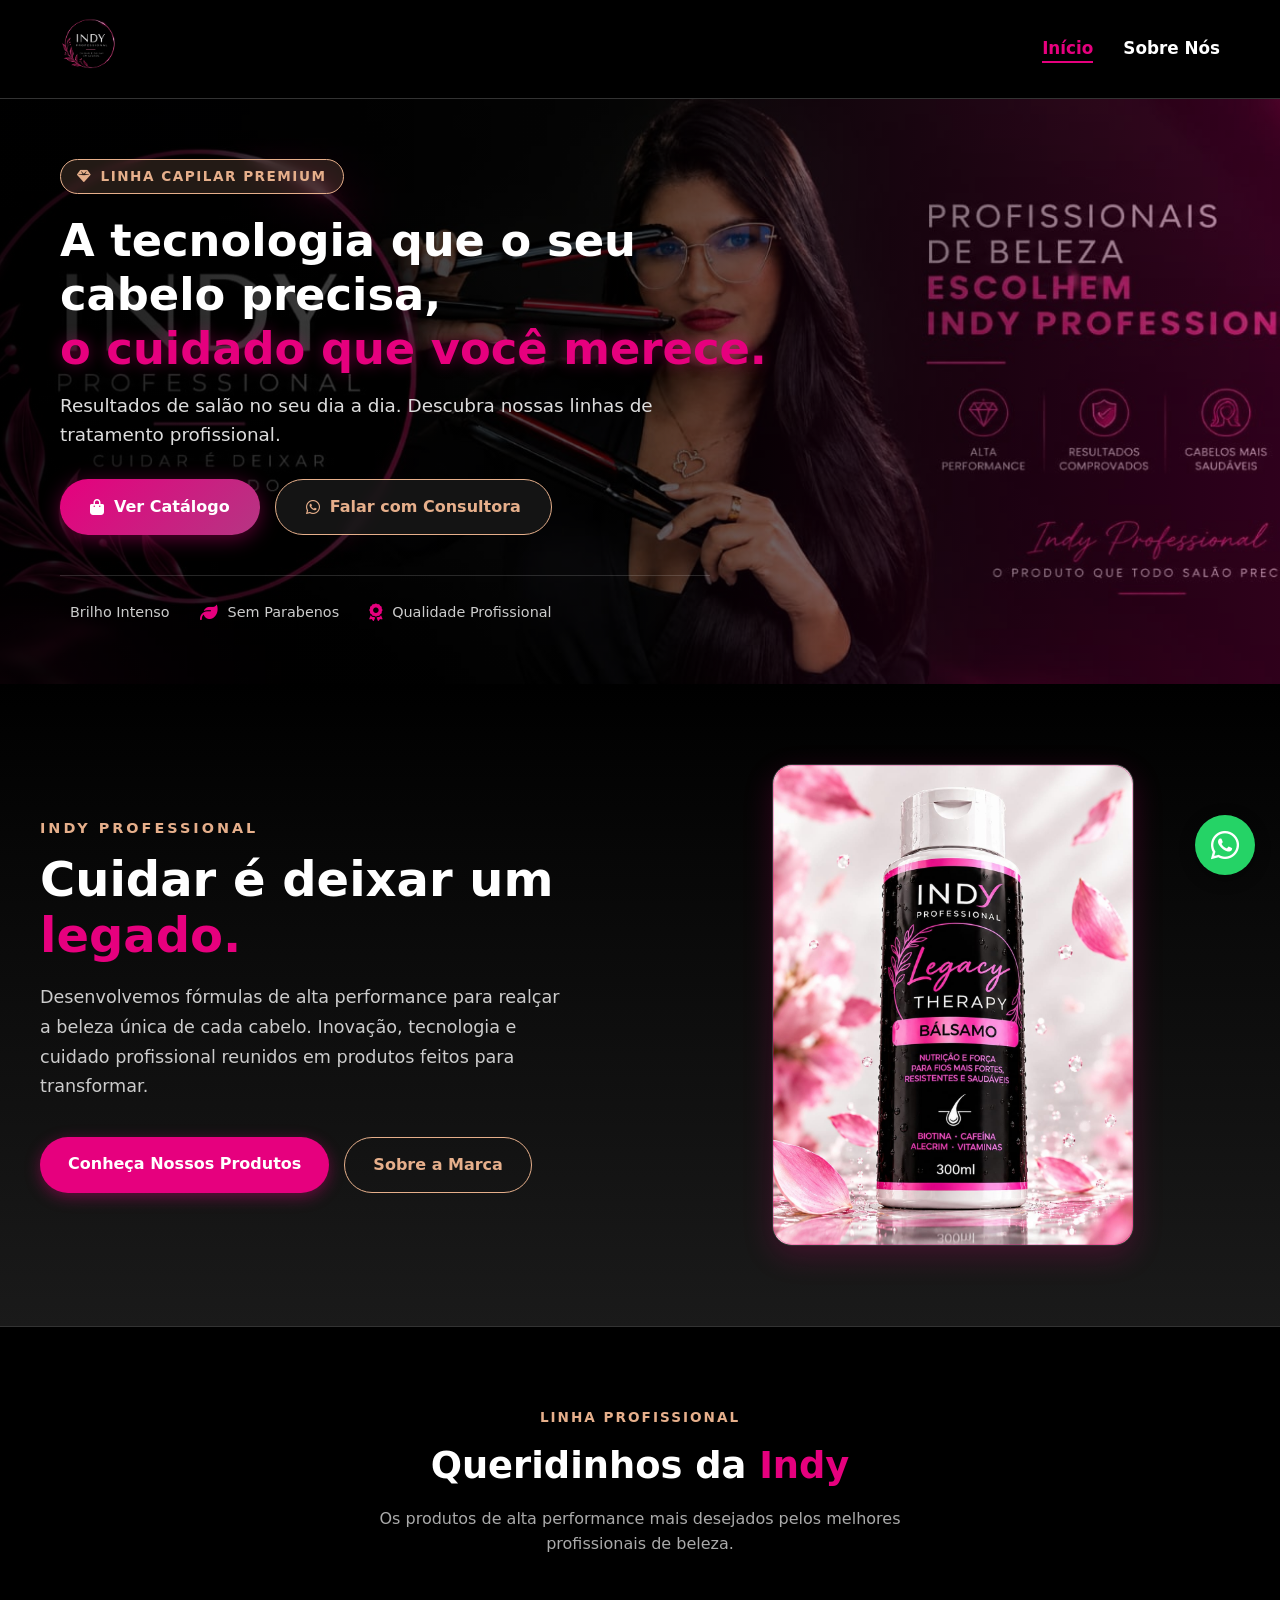
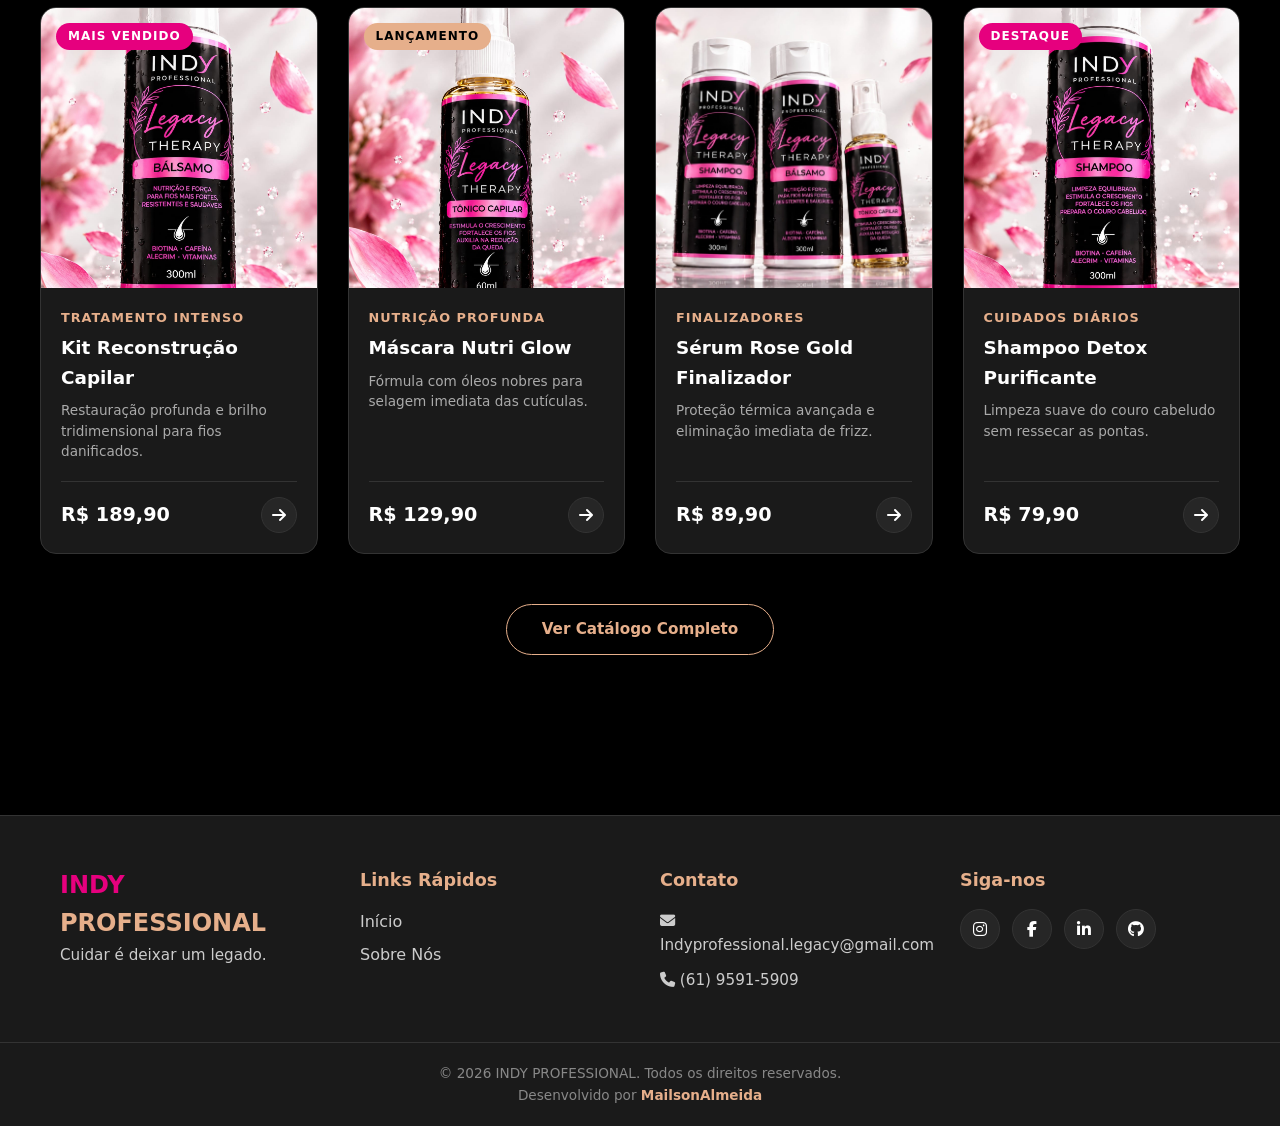
<file: index.html>
<!DOCTYPE html>
<html lang="pt-BR">

<head>
    <meta charset="UTF-8">
    <meta name="viewport" content="width=device-width, initial-scale=1.0">
    <title>Indy Professional | Cuidar é deixar um legado</title>
    
    <!-- Font Awesome para Ícones -->
    <link rel="stylesheet" href="https://cdnjs.cloudflare.com/ajax/libs/font-awesome/6.5.1/css/all.min.css">
    
    <!-- Estilo Principal -->
    <link rel="stylesheet" href="style.css">
</head>

<body>

    <!-- Cabeçalho / Menu de Navegação -->
    <header class="header">
        <nav class="menu_container">
            <div class="logo_menu">
                <a href="index.html">
                    <img src="img/logo.jpeg" alt="Logo Indy Professional">
                </a>
            </div>
            <ul class="menu_links">
                <li><a href="index.html" class="active">Início</a></li>
                <li><a href="sobre.html">Sobre Nós</a></li>
                <!-- <li><a href="produto.html">Produtos</a></li> -->
            </ul>
        </nav>
    </header>

  <!-- Banner Principal Elegante -->
<section class="container_banner">
    <div class="banner_wrapper">
        <!-- Imagem de Fundo -->
        <img src="img/banner_compu.jpeg" alt="Banner Indy Professional" class="banner_img">
        
        <!-- Camada de Sombreamento para Leitura do Texto -->
        <div class="banner_overlay"></div>

        <!-- Conteúdo Interno do Banner -->
        <div class="banner_conteudo">
            <span class="banner_badge"><i class="fa-solid fa-gem"></i> Linha Capilar Premium</span>
            <h1 class="banner_titulo">
                A tecnologia que o seu cabelo precisa, <br>
                <span>o cuidado que você merece.</span>
            </h1>
            <p class="banner_subtitulo">
                Resultados de salão no seu dia a dia. Descubra nossas linhas de tratamento profissional.
            </p>

            <div class="banner_acoes">
                <a href="https://api.whatsapp.com/send?phone=5561995915909&text=Ol%C3%A1,%20gostaria%20de%20saber%20mais%20sobre%20a%20Indy%20Professional!" class="btn_banner_primary">
                    <i class="fa-solid fa-bag-shopping"></i> Ver Catálogo
                </a>
                <a href="https://api.whatsapp.com/send?phone=5561995915909&text=Ol%C3%A1,%20gostaria%20de%20saber%20mais%20sobre%20a%20Indy%20Professional!" target="_blank" class="btn_banner_secondary">
                    <i class="fa-brands fa-whatsapp"></i> Falar com Consultora
                </a>
            </div>

            <!-- Destaques Rápidos -->
            <div class="banner_recursos">
                <div class="recurso_item">
                    <i class="fa-solid fa-sparkles"></i>
                    <span>Brilho Intenso</span>
                </div>
                <div class="recurso_item">
                    <i class="fa-solid fa-leaf"></i>
                    <span>Sem Parabenos</span>
                </div>
                <div class="recurso_item">
                    <i class="fa-solid fa-award"></i>
                    <span>Qualidade Profissional</span>
                </div>
            </div>
        </div>
    </div>
</section>
   <!-- Hero Section de Apresentação -->
<section class="hero_section">
    <div class="hero_container">
        <!-- Coluna de Texto e Apresentação -->
        <div class="hero_conteudo">
            <span class="hero_tagline">Indy Professional</span>
            <h1 class="hero_titulo">Cuidar é deixar um <span class="destaque_rosa">legado.</span></h1>
            <p class="hero_descricao">
                Desenvolvemos fórmulas de alta performance para realçar a beleza única de cada cabelo. 
                Inovação, tecnologia e cuidado profissional reunidos em produtos feitos para transformar.
            </p>
            <div class="hero_botoes">
                <a href="https://api.whatsapp.com/send?phone=5561995915909&text=Ol%C3%A1,%20gostaria%20de%20saber%20mais%20sobre%20a%20Indy%20Professional!" class="btn_principal">Conheça Nossos Produtos</a>
                <a href="sobre.html" class="btn_secundario">Sobre a Marca</a>
            </div>
        </div>

        <!-- Coluna da Imagem Principal -->
        <div class="hero_imagem">
            <div class="imagem_wrapper">
                <img src="img/Imagem 1.jpeg" alt="Linha de produtos Indy Professional">
            </div>
        </div>
    </div>
</section>
<!-- Seção Mais Vendidos -->
<section class="secao_produtos">
    <div class="container_produtos">
        
        <!-- Cabeçalho da Seção -->
        <div class="secao_cabecalho">
            <span class="subtitulo_secao">Linha Profissional</span>
            <h2 class="titulo_secao">Queridinhos da <span class="destaque_rosa">Indy</span></h2>
            <p class="descricao_secao">
                Os produtos de alta performance mais desejados pelos melhores profissionais de beleza.
            </p>
        </div>

        <!-- Grid de Cards de Produtos -->
        <div class="grid_produtos">
            
            <!-- Card Produto 1 -->
            <div class="card_produto">
                <span class="badge_card destaque">Mais Vendido</span>
                <div class="imagem_produto">
                    <img src="img/Imagem 1.jpeg" alt="Kit Reconstrução Capilar">
                    <div class="overlay_card">
                        <a href="https://api.whatsapp.com/send?phone=5561995915909&text=Ol%C3%A1,%20gostaria%20de%20saber%20mais%20sobre%20a%20Indy%20Professional!" target="_blank" class="btn_quick_view">
                            <i class="fa-brands fa-whatsapp"></i> Comprar Agora
                        </a>
                    </div>
                </div>
                <div class="info_produto">
                    <span class="categoria_produto">Tratamento Intenso</span>
                    <h3 class="nome_produto">Kit Reconstrução Capilar</h3>
                    <p class="detalhes_produto">Restauração profunda e brilho tridimensional para fios danificados.</p>
                    <div class="rodape_card">
                        <span class="preco_produto">R$ 189,90</span>
                        <a href="https://api.whatsapp.com/send?phone=5561995915909&text=Ol%C3%A1,%20gostaria%20de%20saber%20mais%20sobre%20a%20Indy%20Professional!" class="btn_detalhes"><i class="fa-solid fa-arrow-right"></i></a>
                    </div>
                </div>
            </div>

            <!-- Card Produto 2 -->
            <div class="card_produto">
                <span class="badge_card novo">Lançamento</span>
                <div class="imagem_produto">
                    <img src="img/Imagem 2.jpeg" alt="Máscara de Nutrição">
                    <div class="overlay_card">
                        <a href="https://api.whatsapp.com/send?phone=5561995915909&text=Ol%C3%A1,%20gostaria%20de%20saber%20mais%20sobre%20a%20Indy%20Professional!" target="_blank" class="btn_quick_view">
                            <i class="fa-brands fa-whatsapp"></i> Comprar Agora
                        </a>
                    </div>
                </div>
                <div class="info_produto">
                    <span class="categoria_produto">Nutrição Profunda</span>
                    <h3 class="nome_produto">Máscara Nutri Glow</h3>
                    <p class="detalhes_produto">Fórmula com óleos nobres para selagem imediata das cutículas.</p>
                    <div class="rodape_card">
                        <span class="preco_produto">R$ 129,90</span>
                        <a href="https://api.whatsapp.com/send?phone=5561995915909&text=Ol%C3%A1,%20gostaria%20de%20saber%20mais%20sobre%20a%20Indy%20Professional!" class="btn_detalhes"><i class="fa-solid fa-arrow-right"></i></a>
                    </div>
                </div>
            </div>

            <!-- Card Produto 3 -->
            <div class="card_produto">
                <div class="imagem_produto">
                    <img src="img/Imagem 3.jpeg" alt="Sérum Finalizador">
                    <div class="overlay_card">
                        <a href="https://api.whatsapp.com/send?phone=5561995915909&text=Ol%C3%A1,%20gostaria%20de%20saber%20mais%20sobre%20a%20Indy%20Professional!" target="_blank" class="btn_quick_view">
                            <i class="fa-brands fa-whatsapp"></i> Comprar Agora
                        </a>
                    </div>
                </div>
                <div class="info_produto">
                    <span class="categoria_produto">Finalizadores</span>
                    <h3 class="nome_produto">Sérum Rose Gold Finalizador</h3>
                    <p class="detalhes_produto">Proteção térmica avançada e eliminação imediata de frizz.</p>
                    <div class="rodape_card">
                        <span class="preco_produto">R$ 89,90</span>
                        <a href="https://api.whatsapp.com/send?phone=5561995915909&text=Ol%C3%A1,%20gostaria%20de%20saber%20mais%20sobre%20a%20Indy%20Professional!" class="btn_detalhes"><i class="fa-solid fa-arrow-right"></i></a>
                    </div>
                </div>
            </div>

            <!-- Card Produto 4 -->
            <div class="card_produto">
                <span class="badge_card destaque">Destaque</span>
                <div class="imagem_produto">
                    <img src="img/Imagem 4.jpeg" alt="Shampoo Detox">
                    <div class="overlay_card">
                        <a href="https://api.whatsapp.com/send?phone=5561995915909&text=Ol%C3%A1,%20gostaria%20de%20saber%20mais%20sobre%20a%20Indy%20Professional!" target="_blank" class="btn_quick_view">
                            <i class="fa-brands fa-whatsapp"></i> Comprar Agora
                        </a>
                    </div>
                </div>
                <div class="info_produto">
                    <span class="categoria_produto">Cuidados Diários</span>
                    <h3 class="nome_produto">Shampoo Detox Purificante</h3>
                    <p class="detalhes_produto">Limpeza suave do couro cabeludo sem ressecar as pontas.</p>
                    <div class="rodape_card">
                        <span class="preco_produto">R$ 79,90</span>
                        <a href="https://api.whatsapp.com/send?phone=5561995915909&text=Ol%C3%A1,%20gostaria%20de%20saber%20mais%20sobre%20a%20Indy%20Professional!" class="btn_detalhes"><i class="fa-solid fa-arrow-right"></i></a>
                    </div>
                </div>
            </div>

        </div>

        <!-- Botão Ver Todos -->
        <div class="container_btn_todos">
            <a href="https://api.whatsapp.com/send?phone=5561995915909&text=Ol%C3%A1,%20gostaria%20de%20saber%20mais%20sobre%20a%20Indy%20Professional!" class="btn_ver_todos">Ver Catálogo Completo</a>
        </div>

    </div>
</section>
    <!-- Botão Flutuante do WhatsApp -->
    <a href="https://api.whatsapp.com/send?phone=5561995915909&text=Ol%C3%A1,%20gostaria%20de%20saber%20mais%20sobre%20a%20Indy%20Professional!" 
       class="whatsapp_float" 
       target="_blank" 
       rel="noopener noreferrer" 
       aria-label="Fale conosco no WhatsApp">
        <i class="fa-brands fa-whatsapp"></i>
    </a>

    <!-- Rodapé -->
    <footer class="container_rodape">
        <div class="rodape_grid">
            <div class="rodape_coluna marca">
                <h2>INDY <span>PROFESSIONAL</span></h2>
                <p>Cuidar é deixar um legado.</p>
            </div>

            <div class="rodape_coluna">
                <h3>Links Rápidos</h3>
                <ul>
                    <li><a href="index.html">Início</a></li>
                    <li><a href="sobre.html">Sobre Nós</a></li>
                    <!-- <li><a href="produto.html">Produtos</a></li> -->
                </ul>
            </div>

            <div class="rodape_coluna">
                <h3>Contato</h3>
                <p><i class="fa-solid fa-envelope"></i> Indyprofessional.legacy@gmail.com</p>
                <p><i class="fa-solid fa-phone"></i> (61) 9591-5909 </p>
            </div>

            <div class="rodape_coluna">
                <h3>Siga-nos</h3>
                <div class="redes_sociais">
                    <a href="https://www.instagram.com/indyprofessional.oficial?utm_source=qr&rpxt=MThzY2E2aWtwM251cA==" aria-label="Instagram"><i class="fa-brands fa-instagram"></i></a>
                    <a href="https://www.facebook.com/share/1A1nLjyWmU/" aria-label="Facebook"><i class="fa-brands fa-facebook-f"></i></a>
                    <a href="#" aria-label="LinkedIn"><i class="fa-brands fa-linkedin-in"></i></a>
                    <a href="https://github.com/AlmeidaMailson/Indy_Profissional_site" target="_blank" aria-label="GitHub"><i class="fa-brands fa-github"></i></a>
                </div>
            </div>
        </div>

        <div class="rodape_direitos">
            <p>&copy; 2026 INDY PROFESSIONAL. Todos os direitos reservados.</p>
            <p class="desenvolvido_por">
                Desenvolvido por <a href="https://github.com/AlmeidaMailson/Indy_Profissional_site" target="_blank">MailsonAlmeida</a>
            </p>
        </div>
    </footer>
    
    
</body>

</html>
</file>
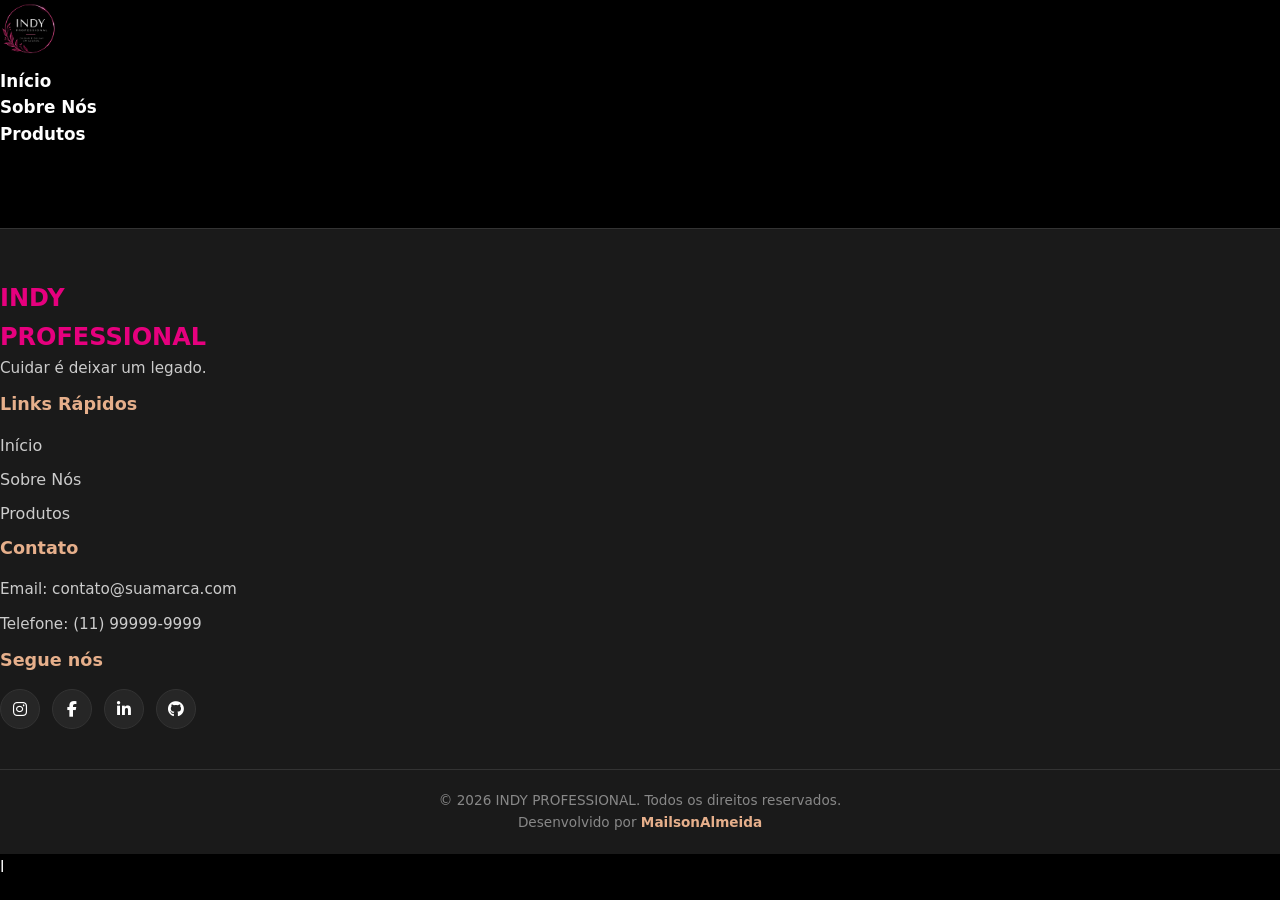
<file: produto.html>
<!DOCTYPE html>
<html lang="pt">
<head>
    <meta charset="UTF-8">
    <meta name="viewport" content="width=device-width, initial-scale=1.0">
    <link rel="stylesheet" href="style.css">
    <link rel="stylesheet" href="https://cdnjs.cloudflare.com/ajax/libs/font-awesome/6.5.1/css/all.min.css">
    <title>Indy Professional | Produtos</title>
</head>
<Section class ="menu">
        <div class="logo_menu">
            <img src="img/logo.jpeg" alt="Logo Indy Professional" width="100" height="100">
        </div>
        <div class="menu_links">
            <ul>
                <li><a href="index.html">Início</a></li>
                <li><a href="sobre.html">Sobre Nós</a></li>
                <li><a href="produto.html">Produtos</a></li>
            </ul>
        </div>
    </Section>






    
  <footer class="container_rodape">
    <div class="rodape">
        <div class="rodape_coluna">
            <h2>INDY </h2>
            <h2>PROFESSIONAL</h2>
            <p>Cuidar é deixar um legado.</p>
        </div>

        <div class="rodape_coluna">
            <h3>Links Rápidos</h3>
            <ul>
                <li><a href="index.html">Início</a></li>
                <li><a href="sobre.html">Sobre Nós</a></li>
                <li><a href="produto.html">Produtos</a></li>
            </ul>
        </div>

        <div class="rodape_coluna">
            <h3>Contato</h3>
            <p>Email: contato@suamarca.com</p>
            <p>Telefone: (11) 99999-9999</p>
        </div>

        <!-- Nova coluna: Segue nós -->
        <div class="rodape_coluna">
            <h3>Segue nós</h3>
            <div class="redes_sociais">
                <a href="#" aria-label="Instagram"><i class="fa-brands fa-instagram"></i></a>
                <a href="#" aria-label="Facebook"><i class="fa-brands fa-facebook-f"></i></a>
                <a href="#" aria-label="LinkedIn"><i class="fa-brands fa-linkedin-in"></i></a>
                <a href="#" aria-label="GitHub"><i class="fa-brands fa-github"></i></a>
            </div>
        </div>
    </div>

    <div class="rodape_direitos">
        <p>&copy; 2026 INDY PROFESSIONAL. Todos os direitos reservados.</p>
        <p class="desenvolvido_por">
            Desenvolvido por <a href="https://github.com/AlmeidaMailson/Indy_Profissional_site" target="_blank">MailsonAlmeida</a>
        </p>
    </div>
</footer>

<body>
    
</body>
</html>l
</file>
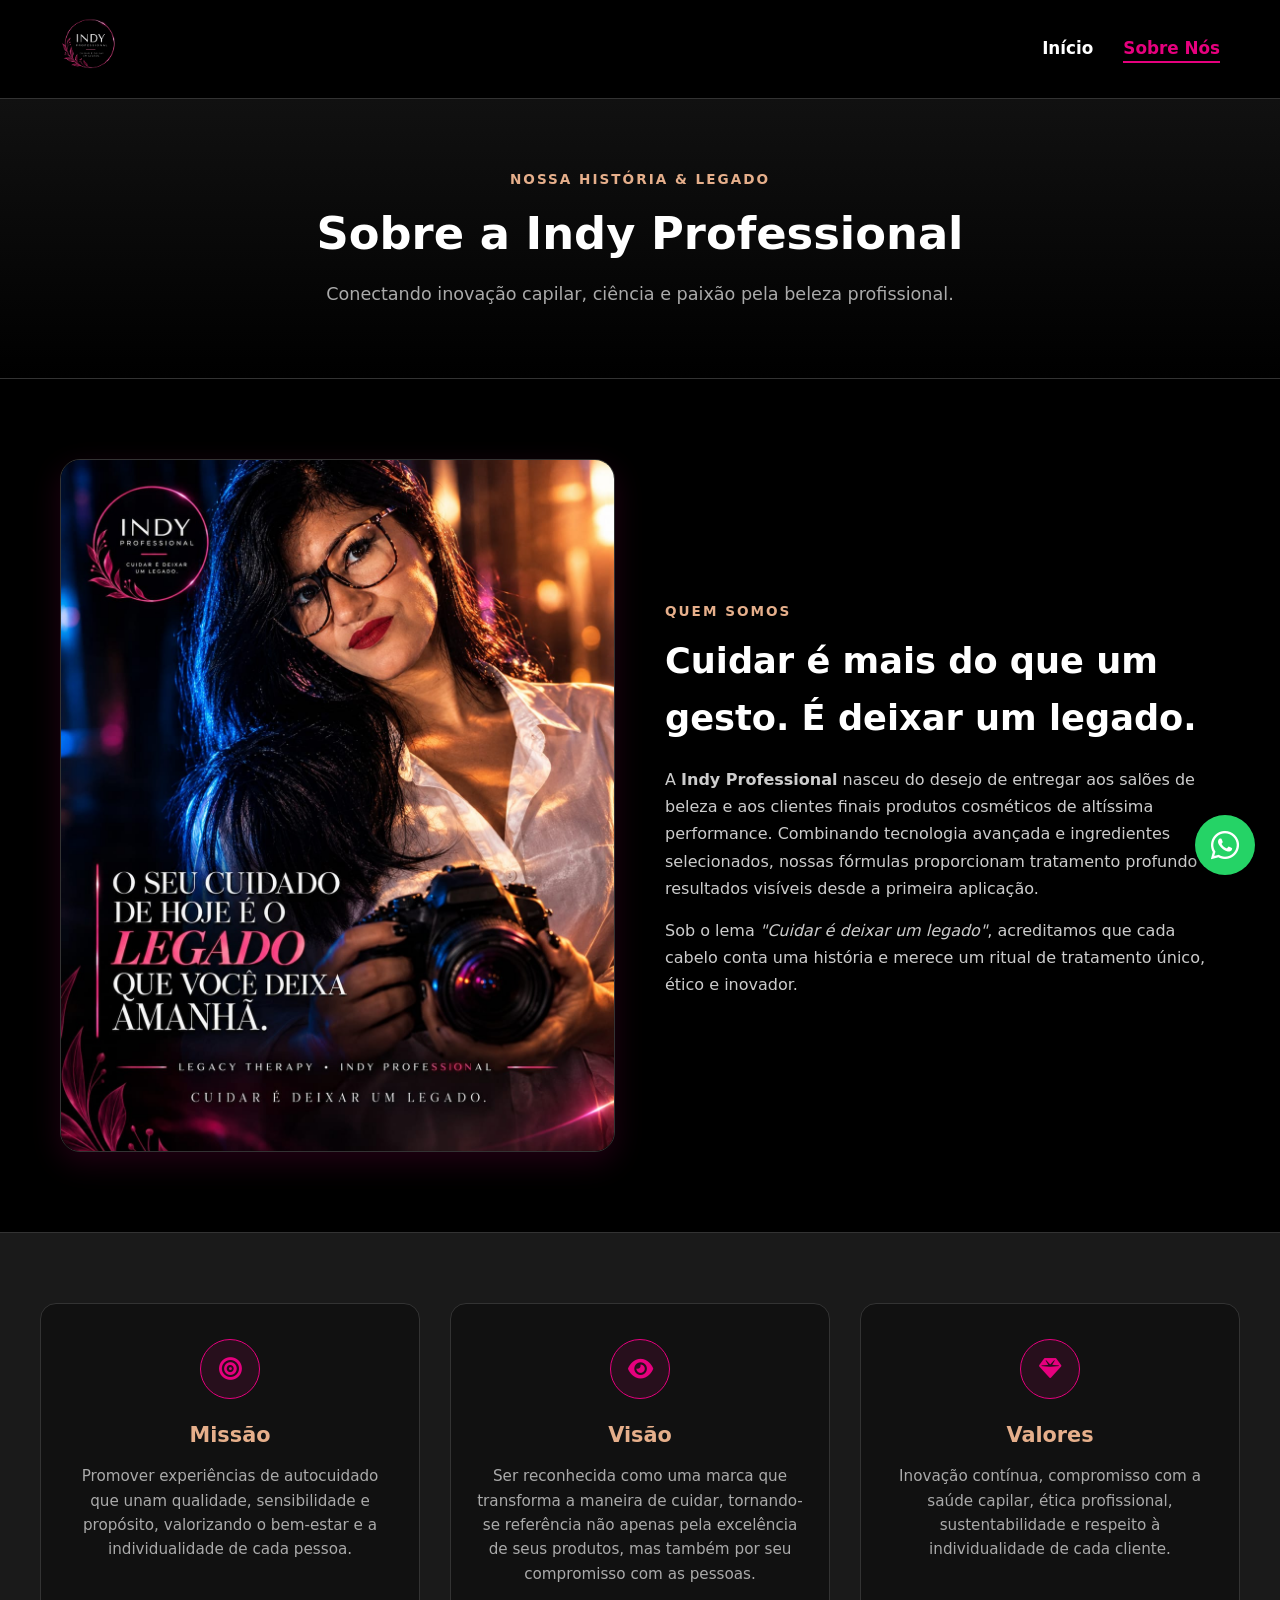
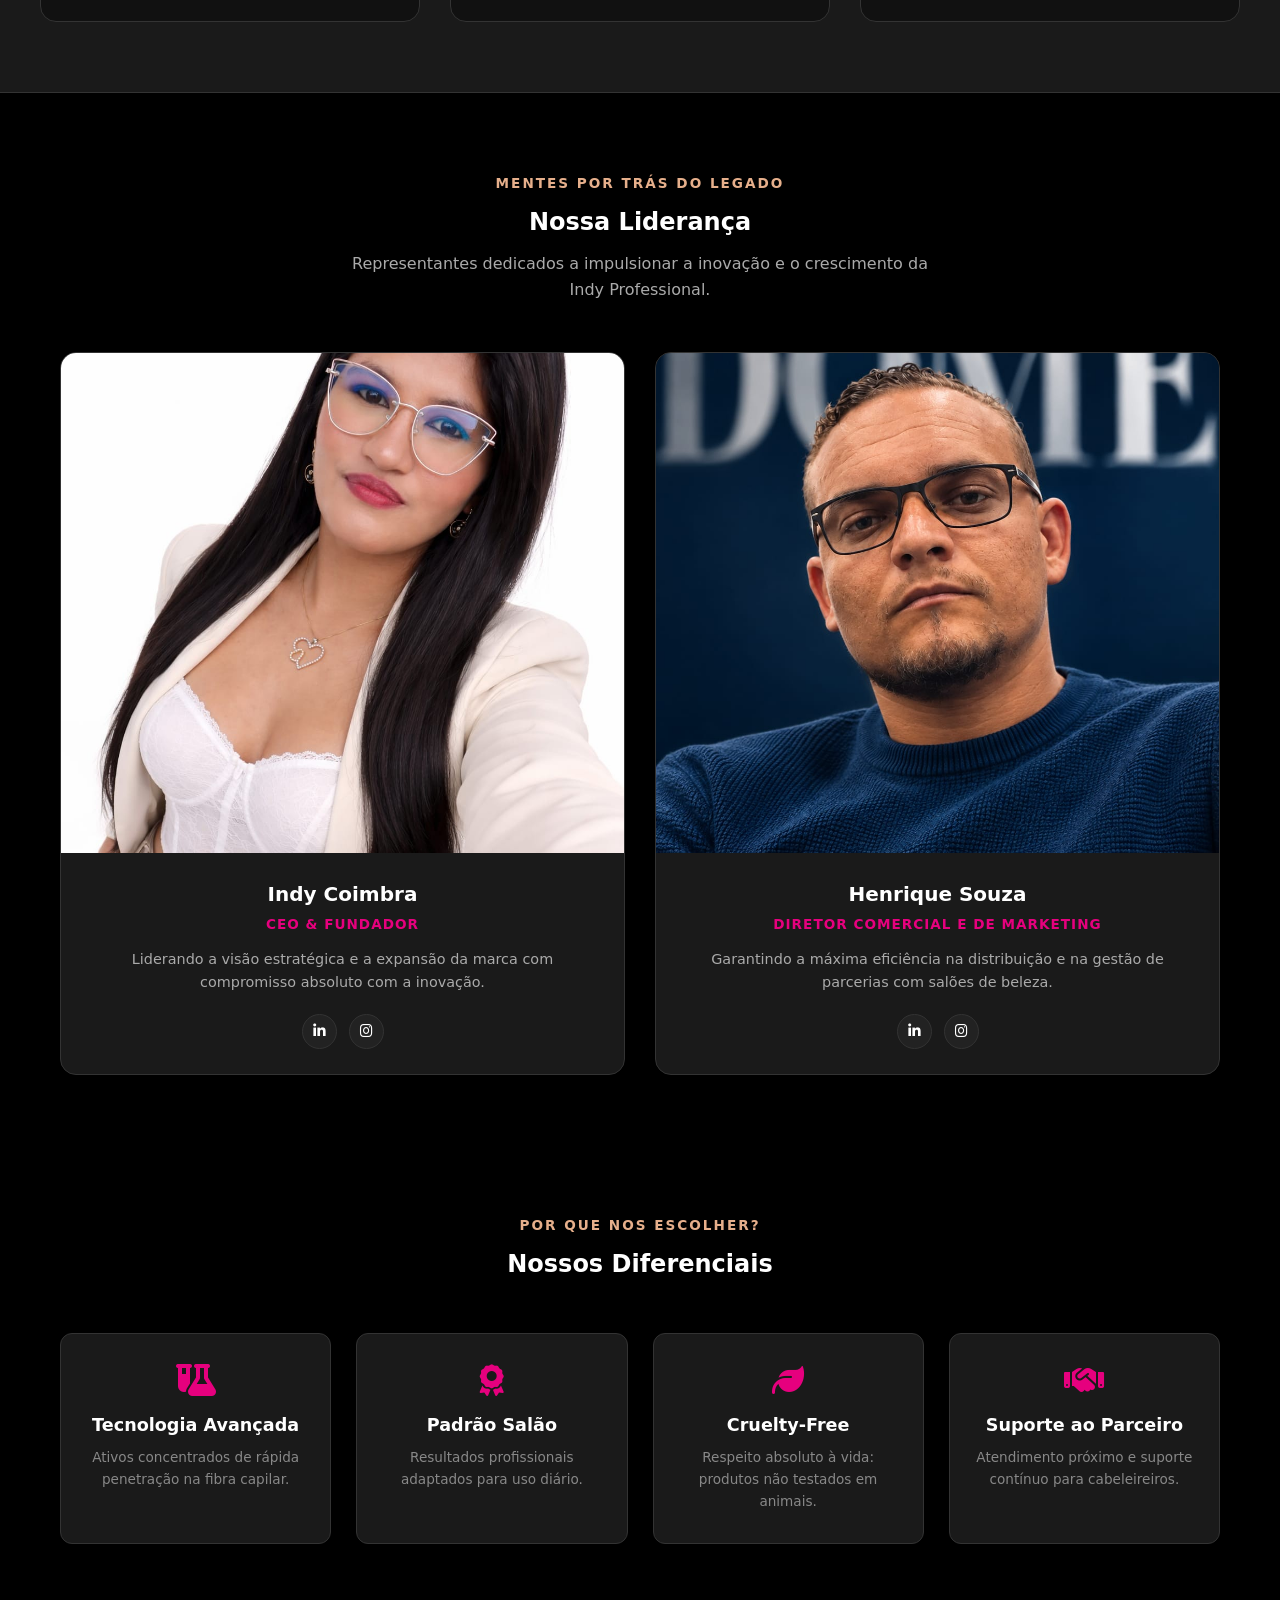
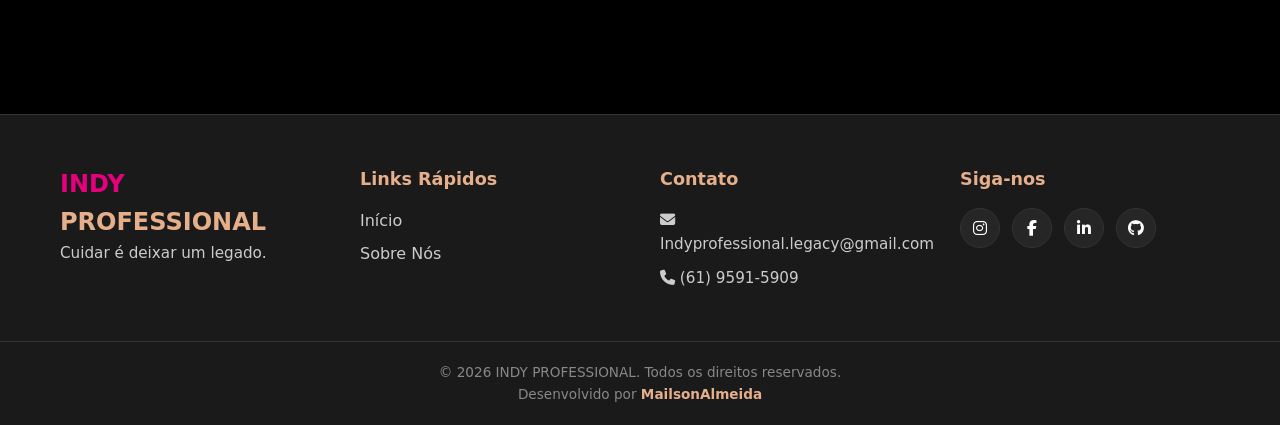
<file: sobre.html>
<!doctype html>
<html lang="pt-BR">
  <head>
    <meta charset="UTF-8" />
    <meta name="viewport" content="width=device-width, initial-scale=1.0" />
    <title>Indy Professional | Sobre Nós</title>

    <!-- Font Awesome para Ícones -->
    <link
      rel="stylesheet"
      href="https://cdnjs.cloudflare.com/ajax/libs/font-awesome/6.5.1/css/all.min.css"
    />

    <!-- Estilo CSS Principal -->
    <link rel="stylesheet" href="style.css" />
  </head>

  <body>
    <!-- Cabeçalho / Menu Fixo -->
    <header class="header">
      <nav class="menu_container">
        <div class="logo_menu">
          <a href="index.html">
            <img src="img/logo.jpeg" alt="Logo Indy Professional" />
          </a>
        </div>
        <ul class="menu_links">
          <li><a href="index.html">Início</a></li>
          <li><a href="sobre.html" class="active">Sobre Nós</a></li>
          <!-- <li><a href="produto.html">Produtos</a></li> -->
        </ul>
      </nav>
    </header>

    <!-- Cabeçalho Superior da Página -->
    <section class="pagina_cabecalho">
      <div class="cabecalho_conteudo">
        <span class="subtitulo_secao">Nossa História & Legado</span>
        <h1>Sobre a <span class="destaque_rosa">Indy Professional</span></h1>
        <p>
          Conectando inovação capilar, ciência e paixão pela beleza
          profissional.
        </p>
      </div>
    </section>

    <!-- Seção Quem Somos -->
    <section class="container_sobre">
      <div class="sobre_grid">
        <div class="sobre_imagem">
          <div class="moldura_imagem">
            <img
              src="img/fotoPSobre.jpeg"
              alt="Institucional Indy Professional"
            />
          </div>
        </div>
        <div class="sobre_texto">
          <span class="tag_sobre">Quem Somos</span>
          <h2>Cuidar é mais do que um gesto. É deixar um legado.</h2>
          <p>
            A <strong>Indy Professional</strong> nasceu do desejo de entregar
            aos salões de beleza e aos clientes finais produtos cosméticos de
            altíssima performance. Combinando tecnologia avançada e ingredientes
            selecionados, nossas fórmulas proporcionam tratamento profundo e
            resultados visíveis desde a primeira aplicação.
          </p>
          <p>
            Sob o lema <em>"Cuidar é deixar um legado"</em>, acreditamos que
            cada cabelo conta uma história e merece um ritual de tratamento
            único, ético e inovador.
          </p>
        </div>
      </div>
    </section>

    <!-- Seção Missão, Visão e Valores -->
    <section class="secao_pilares">
      <div class="container_pilares">
        <div class="card_pilar">
          <div class="pilar_icone"><i class="fa-solid fa-bullseye"></i></div>
          <h3>Missão</h3>
          <p>
            Promover experiências de autocuidado que unam qualidade,
            sensibilidade e propósito, valorizando o bem-estar e a
            individualidade de cada pessoa.
          </p>
        </div>

        <div class="card_pilar">
          <div class="pilar_icone"><i class="fa-solid fa-eye"></i></div>
          <h3>Visão</h3>
          <p>
            Ser reconhecida como uma marca que transforma a maneira de cuidar,
            tornando-se referência não apenas pela excelência de seus produtos,
            mas também por seu compromisso com as pessoas.
          </p>
        </div>

        <div class="card_pilar">
          <div class="pilar_icone"><i class="fa-solid fa-gem"></i></div>
          <h3>Valores</h3>
          <p>
            Inovação contínua, compromisso com a saúde capilar, ética
            profissional, sustentabilidade e respeito à individualidade de cada
            cliente.
          </p>
        </div>
      </div>
    </section>

    <!-- Seção Liderança / Representantes (CEO e Sócios) -->
    <section class="secao_lideranca">
      <div class="container_lideranca">
        <div class="secao_cabecalho">
          <span class="subtitulo_secao">Mentes por trás do Legado</span>
          <h2>Nossa <span class="destaque_rosa">Liderança</span></h2>
          <p class="descricao_secao">
            Representantes dedicados a impulsionar a inovação e o crescimento da
            Indy Professional.
          </p>
        </div>

        <div class="grid_lideres">
          <!-- CEO / Fundador -->
          <div class="card_lider">
            <div class="foto_lider">
              <img src="img/indy.jpeg" alt="CEO Indy Professional" />
            </div>
            <div class="info_lider">
              <h3>Indy Coimbra</h3>
              <span class="cargo_lider">CEO & Fundador</span>
              <p>
                Liderando a visão estratégica e a expansão da marca com
                compromisso absoluto com a inovação.
              </p>
              <div class="redes_lider">
                <a href="#" aria-label="LinkedIn"
                  ><i class="fa-brands fa-linkedin-in"></i
                ></a>
                <a
                  href="https://www.instagram.com/indycoimbra_20?dlrf=bzdkdHV6aXQ3dTN4"
                  aria-label="Instagram"
                  ><i class="fa-brands fa-instagram"></i
                ></a>
              </div>
            </div>
          </div>

          <!-- Representante / Sócio 2 -->
          <div class="card_lider">
            <div class="foto_lider">
              <img src="img/jose.jpeg" alt="" />
            </div>
            <div class="info_lider">
              <h3>Henrique Souza</h3>
              <span class="cargo_lider">Diretor Comercial e de Marketing</span>
              <p>
                Garantindo a máxima eficiência na distribuição e na gestão de
                parcerias com salões de beleza.
              </p>
              <div class="redes_lider">
                <a href="#" aria-label="LinkedIn"
                  ><i class="fa-brands fa-linkedin-in"></i
                ></a>
                <a
                  href="https://www.instagram.com/ceo.jhcardoso?obrf=bm54bjZtMDJ6dzJz"
                  aria-label="Instagram"
                  ><i class="fa-brands fa-instagram"></i
                ></a>
              </div>
            </div>
          </div>

          <!-- Representante / Sócio 3 -->
          <!-- <div class="card_lider">
                    <div class="foto_lider">
                        <img src="img/Imagem 3.jpeg" alt="Diretor Técnico">
                    </div>
                    <div class="info_lider">
                        <h3>Nome do Representante</h3>
                        <span class="cargo_lider">Diretor Técnico & P&D</span>
                        <p>Supervisionando o desenvolvimento das fórmulas e a garantia do padrão de qualidade de cada linha.</p>
                        <div class="redes_lider">
                            <a href="#" aria-label="LinkedIn"><i class="fa-brands fa-linkedin-in"></i></a>
                            <a href="#" aria-label="Instagram"><i class="fa-brands fa-instagram"></i></a>
                        </div>
                    </div>
                </div> -->
        </div>
      </div>
    </section>

    <!-- Seção Diferenciais -->
    <section class="container_diferenciais">
      <div class="secao_cabecalho">
        <span class="subtitulo_secao">Por que nos escolher?</span>
        <h2>Nossos <span class="destaque_rosa">Diferenciais</span></h2>
      </div>

      <div class="grid_diferenciais">
        <div class="item_diferencial">
          <i class="fa-solid fa-flask-vial"></i>
          <h3>Tecnologia Avançada</h3>
          <p>Ativos concentrados de rápida penetração na fibra capilar.</p>
        </div>
        <div class="item_diferencial">
          <i class="fa-solid fa-award"></i>
          <h3>Padrão Salão</h3>
          <p>Resultados profissionais adaptados para uso diário.</p>
        </div>
        <div class="item_diferencial">
          <i class="fa-solid fa-leaf"></i>
          <h3>Cruelty-Free</h3>
          <p>Respeito absoluto à vida: produtos não testados em animais.</p>
        </div>
        <div class="item_diferencial">
          <i class="fa-solid fa-handshake"></i>
          <h3>Suporte ao Parceiro</h3>
          <p>Atendimento próximo e suporte contínuo para cabeleireiros.</p>
        </div>
      </div>
    </section>

    <!-- Botão Flutuante do WhatsApp -->
    <a
      href="https://api.whatsapp.com/send?phone=5561995915909&text=Ol%C3%A1,%20gostaria%20de%20saber%20mais%20sobre%20a%20Indy%20Professional!"
      class="whatsapp_float"
      target="_blank"
      rel="noopener noreferrer"
      aria-label="Fale conosco no WhatsApp"
    >
      <i class="fa-brands fa-whatsapp"></i>
    </a>

    <!-- Rodapé -->
    <footer class="container_rodape">
      <div class="rodape_grid">
        <div class="rodape_coluna marca">
          <h2>INDY <span>PROFESSIONAL</span></h2>
          <p>Cuidar é deixar um legado.</p>
        </div>

        <div class="rodape_coluna">
          <h3>Links Rápidos</h3>
          <ul>
            <li><a href="index.html">Início</a></li>
            <li><a href="sobre.html">Sobre Nós</a></li>
            <!-- <li><a href="produto.html">Produtos</a></li> -->
          </ul>
        </div>

        <div class="rodape_coluna">
          <h3>Contato</h3>
          <p>
            <i class="fa-solid fa-envelope"></i>
            Indyprofessional.legacy@gmail.com
          </p>
          <p><i class="fa-solid fa-phone"></i> (61) 9591-5909</p>
        </div>

        <div class="rodape_coluna">
          <h3>Siga-nos</h3>
          <div class="redes_sociais">
            <a
              href="https://www.instagram.com/indyprofessional.oficial?utm_source=qr&rpxt=MThzY2E2aWtwM251cA=="
              aria-label="Instagram"
              ><i class="fa-brands fa-instagram"></i
            ></a>
            <a
              href="https://www.facebook.com/share/1A1nLjyWmU/"
              aria-label="Facebook"
              ><i class="fa-brands fa-facebook-f"></i
            ></a>
            <a href="#" aria-label="LinkedIn"
              ><i class="fa-brands fa-linkedin-in"></i
            ></a>
            <a
              href="https://github.com/AlmeidaMailson/Indy_Profissional_site"
              target="_blank"
              aria-label="GitHub"
              ><i class="fa-brands fa-github"></i
            ></a>
          </div>
        </div>
      </div>

      <div class="rodape_direitos">
        <p>&copy; 2026 INDY PROFESSIONAL. Todos os direitos reservados.</p>
        <p class="desenvolvido_por">
          Desenvolvido por
          <a
            href="https://github.com/AlmeidaMailson/Indy_Profissional_site"
            target="_blank"
            >MailsonAlmeida</a
          >
        </p>
      </div>
    </footer>
  </body>
</html>
</file>
<file: style.css>
/* ==========================================================================
   VARIAVEIS E PALETA DE CORES
   ========================================================================== */
:root {
  --cor-principal: #E6007E;          /* Rosa Choque / Magenta */
  --cor-fundo: #000000;              /* Fundo Preto elegante */
  --cor-card: #1A1A1A;               /* Tom de cinza escuro */
  --cor-texto: #FFFFFF;              /* Texto Branco */
  --cor-destaque: #E6AF8B;           /* Rose Gold / Nude metálico */
  --cor-texto-secundario: #B53683;   /* Rosa Fúcsia */
  --cor-borda: #333333;               /* Cinza para bordas */
  
  --fonte-principal: 'Segoe UI', system-ui, -apple-system, sans-serif;
  --transicao: all 0.3s ease;
}

/* Reset básico */
* {
  margin: 0;
  padding: 0;
  box-sizing: border-box;
}

body {
  background-color: var(--cor-fundo);
  color: var(--cor-texto);
  font-family: var(--fonte-principal);
  line-height: 1.6;
  overflow-x: hidden;
}

a {
  text-decoration: none;
  color: inherit;
  transition: var(--transicao);
}

ul {
  list-style: none;
}

/* ==========================================================================
   MENU / CABEÇALHO
   ========================================================================== */
.header {
  position: sticky;
  top: 0;
  z-index: 1000;
  background-color: rgba(0, 0, 0, 0.9);
  backdrop-filter: blur(10px);
  border-bottom: 1px solid var(--cor-borda);
}

.menu_container {
  max-width: 1200px;
  margin: 0 auto;
  display: flex;
  justify-content: space-between;
  align-items: center;
  padding: 15px 20px;
}

.logo_menu img {
  height: 60px;
  width: auto;
  border-radius: 8px;
  object-fit: contain;
}

.menu_links {
  display: flex;
  gap: 30px;
}

.menu_links a {
  font-weight: 600;
  font-size: 1.05rem;
  color: var(--cor-texto);
  position: relative;
  padding: 5px 0;
}

.menu_links a:hover,
.menu_links a.active {
  color: var(--cor-principal);
}

.menu_links a::after {
  content: '';
  position: absolute;
  bottom: 0;
  left: 0;
  width: 0;
  height: 2px;
  background-color: var(--cor-principal);
  transition: var(--transicao);
}

.menu_links a:hover::after,
.menu_links a.active::after {
  width: 100%;
}

/* ==========================================================================
   BANNER PRINCIPAL REVOLUCIONADO
   ========================================================================== */
.container_banner {
    width: 100%;
    position: relative;
    background-color: var(--cor-fundo);
}

.banner_wrapper {
    position: relative;
    min-height: 550px;
    display: flex;
    align-items: center;
    justify-content: center;
    overflow: hidden;
}

/* Imagem de Fundo */
.banner_img {
    position: absolute;
    top: 0;
    left: 0;
    width: 100%;
    height: 100%;
    object-fit: cover;
    object-position: center;
    filter: brightness(0.7);
    transition: transform 10s ease;
}

/* Efeito de Zoom Suave na Foto */
.banner_wrapper:hover .banner_img {
    transform: scale(1.05);
}

/* Camada de Gradiente Preto e Rosa */
.banner_overlay {
    position: absolute;
    inset: 0;
    background: linear-gradient(
        90deg, 
        rgba(0, 0, 0, 0.85) 0%, 
        rgba(0, 0, 0, 0.5) 50%, 
        rgba(230, 0, 126, 0.2) 100%
    );
    z-index: 1;
}

/* Conteúdo sobreposto ao Banner */
.banner_conteudo {
    position: relative;
    z-index: 2;
    max-width: 1200px;
    width: 100%;
    padding: 60px 20px;
    text-align: left;
}

/* Badge Superior em Rose Gold */
.banner_badge {
    display: inline-flex;
    align-items: center;
    gap: 8px;
    background-color: rgba(230, 175, 139, 0.15);
    border: 1px solid var(--cor-destaque);
    color: var(--cor-destaque);
    padding: 6px 16px;
    border-radius: 20px;
    font-size: 0.85rem;
    font-weight: 600;
    text-transform: uppercase;
    letter-spacing: 1.5px;
    margin-bottom: 20px;
    backdrop-filter: blur(5px);
}

/* Título */
.banner_titulo {
    font-size: 2.8rem;
    font-weight: 800;
    line-height: 1.2;
    color: var(--cor-texto);
    margin-bottom: 15px;
    max-width: 750px;
}

.banner_titulo span {
    color: var(--cor-principal); /* Rosa Choque */
    text-shadow: 0 0 15px rgba(230, 0, 126, 0.4);
}

/* Subtítulo */
.banner_subtitulo {
    font-size: 1.15rem;
    color: #DDDDDD;
    max-width: 600px;
    margin-bottom: 30px;
    line-height: 1.6;
}

/* Ações (Botões) */
.banner_acoes {
    display: flex;
    gap: 15px;
    flex-wrap: wrap;
    margin-bottom: 40px;
}

.btn_banner_primary {
    background: linear-gradient(135deg, var(--cor-principal) 0%, #B53683 100%);
    color: #FFFFFF;
    padding: 14px 30px;
    border-radius: 30px;
    font-weight: 700;
    font-size: 1rem;
    display: inline-flex;
    align-items: center;
    gap: 10px;
    box-shadow: 0 4px 20px rgba(230, 0, 126, 0.4);
    transition: var(--transicao);
}

.btn_banner_primary:hover {
    transform: translateY(-3px);
    box-shadow: 0 8px 25px rgba(230, 0, 126, 0.7);
}

.btn_banner_secondary {
    background-color: rgba(26, 26, 26, 0.8);
    border: 1px solid var(--cor-destaque);
    color: var(--cor-destaque);
    padding: 14px 30px;
    border-radius: 30px;
    font-weight: 600;
    font-size: 1rem;
    display: inline-flex;
    align-items: center;
    gap: 10px;
    backdrop-filter: blur(5px);
    transition: var(--transicao);
}

.btn_banner_secondary:hover {
    background-color: var(--cor-destaque);
    color: var(--cor-fundo);
    transform: translateY(-3px);
}

/* Recursos em Ícones */
.banner_recursos {
    display: flex;
    gap: 30px;
    border-top: 1px solid rgba(255, 255, 255, 0.15);
    padding-top: 25px;
    max-width: 650px;
}

.recurso_item {
    display: flex;
    align-items: center;
    gap: 10px;
    color: #CCCCCC;
    font-size: 0.9rem;
    font-weight: 500;
}

.recurso_item i {
    color: var(--cor-principal);
    font-size: 1.1rem;
}

/* Responsividade para Celulares */
@media (max-width: 768px) {
    .banner_wrapper {
        min-height: 480px;
    }
    
    .banner_conteudo {
        text-align: center;
        padding: 40px 20px;
    }
    
    .banner_titulo {
        font-size: 1.9rem;
    }
    
    .banner_subtitulo {
        font-size: 1rem;
    }
    
    .banner_acoes {
        justify-content: center;
    }
    
    .banner_recursos {
        justify-content: center;
        flex-wrap: wrap;
        gap: 15px;
    }
}

/* ==========================================================================
   HERO SECTION (APRESENTAÇÃO DA MARCA)
   ========================================================================== */
.hero_section {
    width: 100%;
    padding: 80px 20px;
    background: linear-gradient(180deg, var(--cor-fundo) 0%, var(--cor-card) 100%);
    border-bottom: 1px solid var(--cor-borda);
}

.hero_container {
    max-width: 1200px;
    margin: 0 auto;
    display: grid;
    grid-template-columns: 1fr 1fr;
    gap: 50px;
    align-items: center;
}

/* Coluna de Conteúdo */
.hero_tagline {
    font-size: 0.9rem;
    text-transform: uppercase;
    letter-spacing: 3px;
    color: var(--cor-destaque); /* Rose Gold */
    font-weight: 700;
    display: block;
    margin-bottom: 12px;
}

.hero_titulo {
    font-size: 3rem;
    line-height: 1.15;
    color: var(--cor-texto);
    margin-bottom: 20px;
    font-weight: 800;
}

.hero_titulo .destaque_rosa {
    color: var(--cor-principal); /* Rosa Choque */
    position: relative;
    display: inline-block;
}

.hero_descricao {
    font-size: 1.1rem;
    color: #cccccc;
    margin-bottom: 35px;
    line-height: 1.7;
    max-width: 520px;
}

/* Botões de Ação */
.hero_botoes {
    display: flex;
    gap: 15px;
    flex-wrap: wrap;
}

.btn_principal {
    background-color: var(--cor-principal);
    color: #ffffff;
    padding: 14px 28px;
    border-radius: 30px;
    font-weight: 700;
    font-size: 1rem;
    box-shadow: 0 4px 15px rgba(230, 0, 126, 0.4);
    transition: var(--transicao);
    display: inline-block;
}

.btn_principal:hover {
    transform: translateY(-3px);
    box-shadow: 0 6px 20px rgba(230, 0, 126, 0.6);
    background-color: #ff1a8c;
}

.btn_secundario {
    background-color: transparent;
    color: var(--cor-destaque);
    padding: 14px 28px;
    border-radius: 30px;
    font-weight: 600;
    font-size: 1rem;
    border: 1px solid var(--cor-destaque);
    transition: var(--transicao);
    display: inline-block;
}

.btn_secundario:hover {
    background-color: var(--cor-destaque);
    color: var(--cor-fundo);
    transform: translateY(-3px);
}

/* Coluna de Imagem */
.hero_imagem {
    position: relative;
    display: flex;
    justify-content: center;
}

.imagem_wrapper {
    position: relative;
    border-radius: 20px;
    overflow: hidden;
    box-shadow: 0 10px 30px rgba(230, 0, 126, 0.2);
    border: 1px solid var(--cor-borda);
}

.imagem_wrapper img {
    width: 100%;
    max-width: 500px;
    height: 480px;
    object-fit: cover;
    display: block;
    transition: transform 0.5s ease;
}

.imagem_wrapper:hover img {
    transform: scale(1.03);
}

/* Efeito de brilho ao redor da foto */
.imagem_wrapper::before {
    content: '';
    position: absolute;
    top: 0;
    left: 0;
    right: 0;
    bottom: 0;
    border-radius: 20px;
    border: 1px solid rgba(230, 0, 126, 0.3);
    pointer-events: none;
    z-index: 2;
}

/* Responsividade para Telas Menores (Celulares e Tablets) */
@media (max-width: 992px) {
    .hero_container {
        grid-template-columns: 1fr;
        text-align: center;
        gap: 40px;
    }

    .hero_descricao {
        margin-left: auto;
        margin-right: auto;
    }

    .hero_botoes {
        justify-content: center;
    }

    .hero_titulo {
        font-size: 2.2rem;
    }

    .imagem_wrapper img {
        height: 350px;
    }
}

/* ==========================================================================
   SEÇÃO MAIS VENDIDOS / CARDS DE PRODUTOS
   ========================================================================== */
.secao_produtos {
    padding: 80px 20px;
    background-color: var(--cor-fundo);
}

.container_produtos {
    max-width: 1200px;
    margin: 0 auto;
}

/* Cabeçalho */
.secao_cabecalho {
    text-align: center;
    margin-bottom: 50px;
}

.subtitulo_secao {
    color: var(--cor-destaque); /* Rose Gold */
    font-size: 0.85rem;
    text-transform: uppercase;
    letter-spacing: 2px;
    font-weight: 700;
    display: block;
    margin-bottom: 8px;
}

.titulo_secao {
    font-size: 2.3rem;
    color: var(--cor-texto);
    font-weight: 800;
}

.titulo_secao .destaque_rosa {
    color: var(--cor-principal);
}

.descricao_secao {
    color: #aaaaaa;
    font-size: 1rem;
    max-width: 600px;
    margin: 10px auto 0;
}

/* Grid de Produtos */
.grid_produtos {
    display: grid;
    grid-template-columns: repeat(auto-fit, minmax(260px, 1fr));
    gap: 30px;
}

/* Card Individual */
.card_produto {
    background-color: var(--cor-card);
    border: 1px solid var(--cor-borda);
    border-radius: 16px;
    overflow: hidden;
    position: relative;
    display: flex;
    flex-direction: column;
    transition: var(--transicao);
}

.card_produto:hover {
    transform: translateY(-8px);
    border-color: rgba(230, 0, 126, 0.5);
    box-shadow: 0 10px 30px rgba(230, 0, 126, 0.2);
}

/* Badges / Selos */
.badge_card {
    position: absolute;
    top: 15px;
    left: 15px;
    z-index: 5;
    padding: 4px 12px;
    border-radius: 20px;
    font-size: 0.75rem;
    font-weight: 700;
    text-transform: uppercase;
    letter-spacing: 1px;
}

.badge_card.destaque {
    background-color: var(--cor-principal);
    color: #ffffff;
}

.badge_card.novo {
    background-color: var(--cor-destaque);
    color: var(--cor-fundo);
}

/* Imagem e Efeito Hover */
.imagem_produto {
    position: relative;
    width: 100%;
    height: 280px;
    overflow: hidden;
    background-color: #111;
}

.imagem_produto img {
    width: 100%;
    height: 100%;
    object-fit: cover;
    transition: transform 0.5s ease;
}

.card_produto:hover .imagem_produto img {
    transform: scale(1.08);
}

.overlay_card {
    position: absolute;
    inset: 0;
    background: rgba(0, 0, 0, 0.6);
    display: flex;
    align-items: center;
    justify-content: center;
    opacity: 0;
    transition: var(--transicao);
}

.card_produto:hover .overlay_card {
    opacity: 1;
}

.btn_quick_view {
    background-color: #25d366;
    color: #ffffff;
    padding: 10px 20px;
    border-radius: 25px;
    font-weight: 600;
    font-size: 0.9rem;
    display: flex;
    align-items: center;
    gap: 8px;
    box-shadow: 0 4px 15px rgba(37, 211, 102, 0.4);
    transition: var(--transicao);
}

.btn_quick_view:hover {
    background-color: #20ba5a;
    transform: scale(1.05);
}

/* Informações do Produto */
.info_produto {
    padding: 20px;
    display: flex;
    flex-direction: column;
    flex-grow: 1;
}

.categoria_produto {
    font-size: 0.8rem;
    color: var(--cor-destaque);
    text-transform: uppercase;
    letter-spacing: 1px;
    font-weight: 600;
    margin-bottom: 5px;
}

.nome_produto {
    font-size: 1.15rem;
    color: var(--cor-texto);
    font-weight: 700;
    margin-bottom: 8px;
}

.detalhes_produto {
    font-size: 0.85rem;
    color: #aaaaaa;
    line-height: 1.5;
    margin-bottom: 20px;
    flex-grow: 1;
}

.rodape_card {
    display: flex;
    align-items: center;
    justify-content: space-between;
    border-top: 1px solid var(--cor-borda);
    padding-top: 15px;
}

.preco_produto {
    font-size: 1.2rem;
    font-weight: 800;
    color: #ffffff;
}

.btn_detalhes {
    width: 36px;
    height: 36px;
    border-radius: 50%;
    background-color: #262626;
    border: 1px solid var(--cor-borda);
    color: var(--cor-texto);
    display: flex;
    align-items: center;
    justify-content: center;
    transition: var(--transicao);
}

.card_produto:hover .btn_detalhes {
    background-color: var(--cor-principal);
    border-color: var(--cor-principal);
    color: #ffffff;
}

/* Botão do Rodapé */
.container_btn_todos {
    text-align: center;
    margin-top: 50px;
}

.btn_ver_todos {
    background-color: transparent;
    color: var(--cor-destaque);
    border: 1px solid var(--cor-destaque);
    padding: 12px 35px;
    border-radius: 30px;
    font-weight: 700;
    font-size: 0.95rem;
    transition: var(--transicao);
    display: inline-block;
}

.btn_ver_todos:hover {
    background-color: var(--cor-destaque);
    color: var(--cor-fundo);
    box-shadow: 0 0 15px rgba(230, 175, 139, 0.4);
}

/* Responsividade */
@media (max-width: 576px) {
    .grid_produtos {
        grid-template-columns: 1fr;
    }
}
/* ==========================================================================
   BOTÃO FLUTUANTE DO WHATSAPP
   ========================================================================== */
.whatsapp_float {
  position: fixed;
  width: 60px;
  height: 60px;
  bottom: 25px;
  right: 25px;
  background-color: #25d366;
  color: #FFF;
  border-radius: 50px;
  text-align: center;
  font-size: 32px;
  box-shadow: 0px 4px 15px rgba(0,0,0,0.4);
  z-index: 1000;
  display: flex;
  align-items: center;
  justify-content: center;
  transition: var(--transicao);
  animation: pulso 2s infinite;
}

.whatsapp_float:hover {
  transform: scale(1.1);
  background-color: #20ba5a;
  box-shadow: 0 0 20px rgba(37, 211, 102, 0.6);
}

@keyframes pulso {
  0% { box-shadow: 0 0 0 0 rgba(37, 211, 102, 0.7); }
  70% { box-shadow: 0 0 0 15px rgba(37, 211, 102, 0); }
  100% { box-shadow: 0 0 0 0 rgba(37, 211, 102, 0); }
}

/* ==========================================================================
   PÁGINA SOBRE NÓS
   ========================================================================== */

/* Cabeçalho da Página */
.pagina_cabecalho {
    background: linear-gradient(180deg, #111111 0%, var(--cor-fundo) 100%);
    padding: 70px 20px;
    text-align: center;
    border-bottom: 1px solid var(--cor-borda);
}

.cabecalho_conteudo h1 {
    font-size: 2.8rem;
    font-weight: 800;
    margin-bottom: 10px;
}

.cabecalho_conteudo p {
    color: #aaaaaa;
    font-size: 1.1rem;
}

/* Seção Quem Somos */
.container_sobre {
    padding: 80px 20px;
    max-width: 1200px;
    margin: 0 auto;
}

.sobre_grid {
    display: grid;
    grid-template-columns: 1fr 1fr;
    gap: 50px;
    align-items: center;
}

.moldura_imagem {
    border-radius: 20px;
    overflow: hidden;
    border: 1px solid var(--cor-borda);
    box-shadow: 0 10px 30px rgba(230, 0, 126, 0.15);
}

.moldura_imagem img {
    width: 100%;
    display: block;
    object-fit: cover;
}

.tag_sobre {
    color: var(--cor-destaque);
    text-transform: uppercase;
    letter-spacing: 2px;
    font-size: 0.85rem;
    font-weight: 700;
}

.sobre_texto h2 {
    font-size: 2.2rem;
    margin: 10px 0 20px;
    color: #ffffff;
}

.sobre_texto p {
    color: #cccccc;
    margin-bottom: 15px;
    line-height: 1.7;
}

/* Pilares (Missão, Visão, Valores) */
.secao_pilares {
    background-color: var(--cor-card);
    padding: 70px 20px;
    border-top: 1px solid var(--cor-borda);
    border-bottom: 1px solid var(--cor-borda);
}

.container_pilares {
    max-width: 1200px;
    margin: 0 auto;
    display: grid;
    grid-template-columns: repeat(auto-fit, minmax(280px, 1fr));
    gap: 30px;
}

.card_pilar {
    background-color: #111111;
    padding: 35px 25px;
    border-radius: 16px;
    border: 1px solid var(--cor-borda);
    text-align: center;
    transition: var(--transicao);
}

.card_pilar:hover {
    transform: translateY(-5px);
    border-color: var(--cor-principal);
}

.pilar_icone {
    width: 60px;
    height: 60px;
    background-color: rgba(230, 0, 126, 0.1);
    border: 1px solid var(--cor-principal);
    border-radius: 50%;
    display: flex;
    align-items: center;
    justify-content: center;
    margin: 0 auto 20px;
    color: var(--cor-principal);
    font-size: 1.4rem;
}

.card_pilar h3 {
    color: var(--cor-destaque);
    font-size: 1.3rem;
    margin-bottom: 12px;
}

.card_pilar p {
    color: #aaaaaa;
    font-size: 0.95rem;
    line-height: 1.6;
}

/* Seção Liderança */
.secao_lideranca {
    padding: 80px 20px;
    max-width: 1200px;
    margin: 0 auto;
}

.grid_lideres {
    display: grid;
    grid-template-columns: repeat(auto-fit, minmax(280px, 1fr));
    gap: 30px;
    margin-top: 40px;
}

.card_lider {
    background-color: var(--cor-card);
    border: 1px solid var(--cor-borda);
    border-radius: 16px;
    overflow: hidden;
    transition: var(--transicao);
}

.card_lider:hover {
    transform: translateY(-8px);
    border-color: var(--cor-destaque);
    box-shadow: 0 10px 25px rgba(230, 175, 139, 0.15);
}

.foto_lider img {
    width: 100%;
    height: 500px;
    object-fit: cover;
    display: block;
}

.info_lider {
    padding: 25px;
    text-align: center;
}

.info_lider h3 {
    color: #ffffff;
    font-size: 1.25rem;
    margin-bottom: 4px;
}

.cargo_lider {
    color: var(--cor-principal);
    font-size: 0.85rem;
    text-transform: uppercase;
    letter-spacing: 1px;
    font-weight: 700;
    display: block;
    margin-bottom: 12px;
}

.info_lider p {
    color: #aaaaaa;
    font-size: 0.9rem;
    margin-bottom: 20px;
}

.redes_lider {
    display: flex;
    justify-content: center;
    gap: 12px;
}

.redes_lider a {
    width: 35px;
    height: 35px;
    border-radius: 50%;
    background-color: #222;
    border: 1px solid var(--cor-borda);
    color: var(--cor-texto);
    display: flex;
    align-items: center;
    justify-content: center;
    font-size: 0.9rem;
}

.redes_lider a:hover {
    background-color: var(--cor-destaque);
    color: var(--cor-fundo);
}

/* Diferenciais */
.container_diferenciais {
    padding: 60px 20px 90px;
    max-width: 1200px;
    margin: 0 auto;
}

.grid_diferenciais {
    display: grid;
    grid-template-columns: repeat(auto-fit, minmax(220px, 1fr));
    gap: 25px;
    margin-top: 40px;
}

.item_diferencial {
    background-color: var(--cor-card);
    border: 1px solid var(--cor-borda);
    padding: 30px 20px;
    border-radius: 12px;
    text-align: center;
    transition: var(--transicao);
}

.item_diferencial i {
    font-size: 2rem;
    color: var(--cor-principal);
    margin-bottom: 15px;
}

.item_diferencial h3 {
    font-size: 1.1rem;
    color: #ffffff;
    margin-bottom: 8px;
}

.item_diferencial p {
    color: #888888;
    font-size: 0.85rem;
}

/* Responsividade */
@media (max-width: 768px) {
    .sobre_grid {
        grid-template-columns: 1fr;
    }
    .cabecalho_conteudo h1 {
        font-size: 2rem;
    }
}

/* ==========================================================================
   RODAPÉ (FOOTER)
   ========================================================================== */
.container_rodape {
  background-color: var(--cor-card);
  border-top: 1px solid var(--cor-borda);
  padding-top: 50px;
  margin-top: 80px;
}

.rodape_grid {
  max-width: 1200px;
  margin: 0 auto;
  padding: 0 20px;
  display: grid;
  grid-template-columns: repeat(auto-fit, minmax(220px, 1fr));
  gap: 40px;
}

.rodape_coluna h2 {
  color: var(--cor-principal);
  font-size: 1.5rem;
}

.rodape_coluna h2 span {
  color: var(--cor-destaque);
}

.rodape_coluna h3 {
  color: var(--cor-destaque);
  font-size: 1.1rem;
  margin-bottom: 15px;
  position: relative;
}

.rodape_coluna p {
  color: #ccc;
  font-size: 0.95rem;
  margin-bottom: 10px;
}

.rodape_coluna ul li {
  margin-bottom: 8px;
}

.rodape_coluna ul a {
  color: #ccc;
}

.rodape_coluna ul a:hover {
  color: var(--cor-principal);
  padding-left: 5px;
}

.redes_sociais {
  display: flex;
  gap: 12px;
}

.redes_sociais a {
  width: 40px;
  height: 40px;
  background-color: #262626;
  border: 1px solid var(--cor-borda);
  border-radius: 50%;
  display: flex;
  align-items: center;
  justify-content: center;
  color: var(--cor-texto);
}

.redes_sociais a:hover {
  background-color: var(--cor-principal);
  border-color: var(--cor-principal);
  transform: translateY(-3px);
}

.rodape_direitos {
  text-align: center;
  padding: 20px;
  border-top: 1px solid var(--cor-borda);
  margin-top: 40px;
  font-size: 0.85rem;
  color: #888;
}

.desenvolvido_por a {
  color: var(--cor-destaque);
  font-weight: 600;
}

.desenvolvido_por a:hover {
  color: var(--cor-principal);
}

/* Responsividade */
@media (max-width: 768px) {
  .menu_container {
    flex-direction: column;
    gap: 15px;
  }
  .slide img {
    height: 280px;
  }
}
</file>
